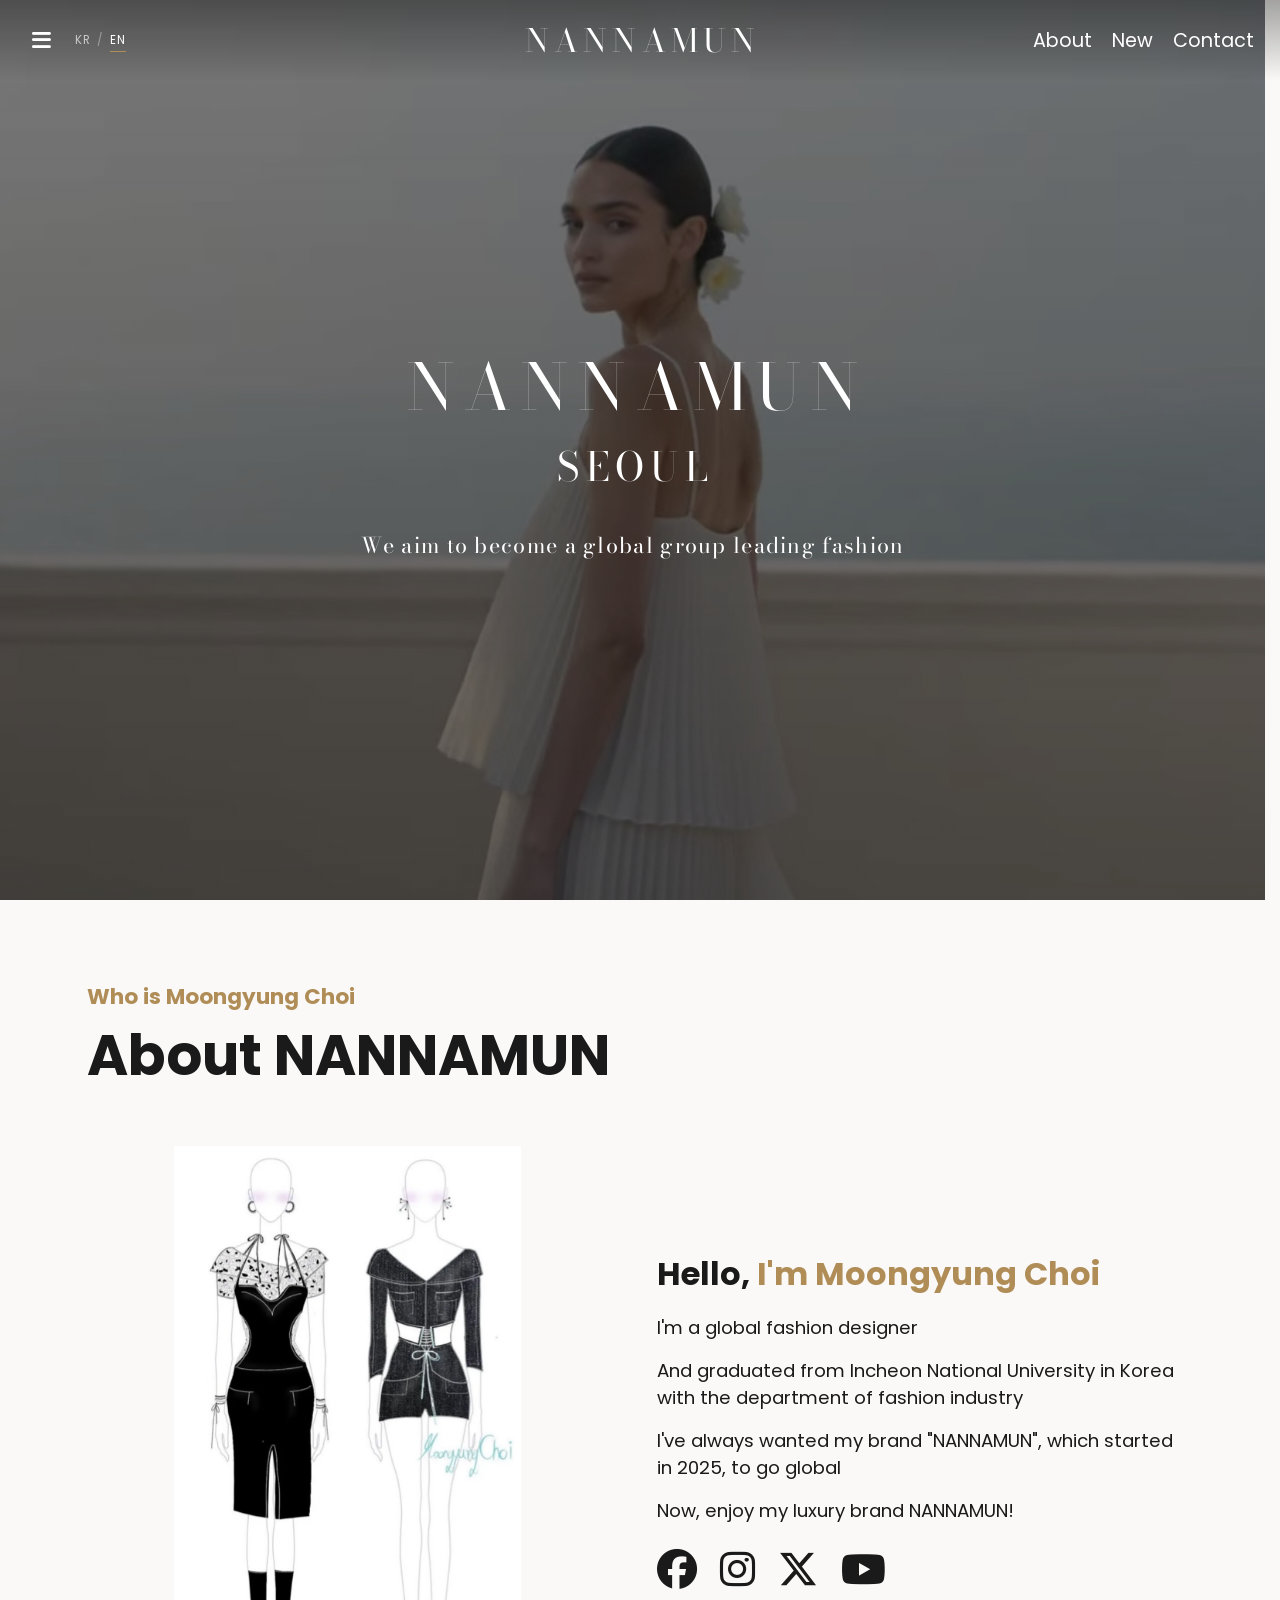
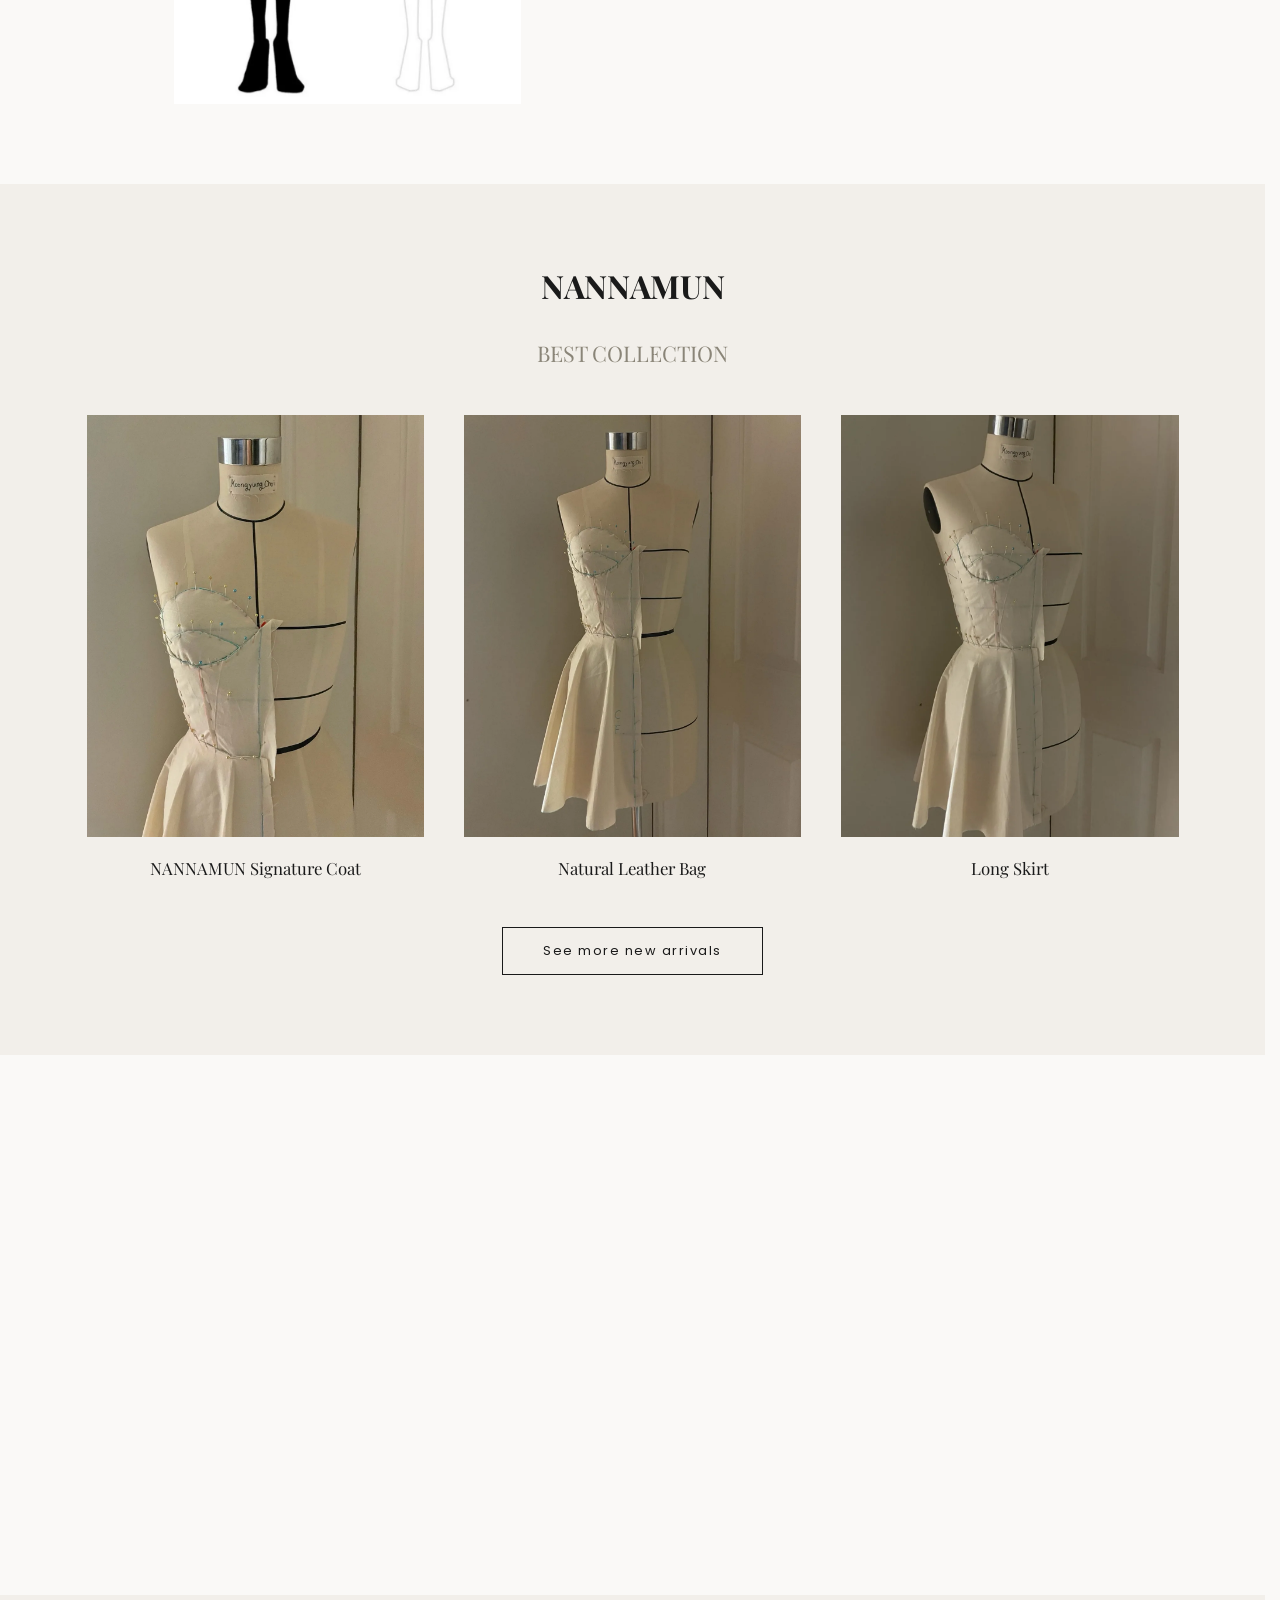
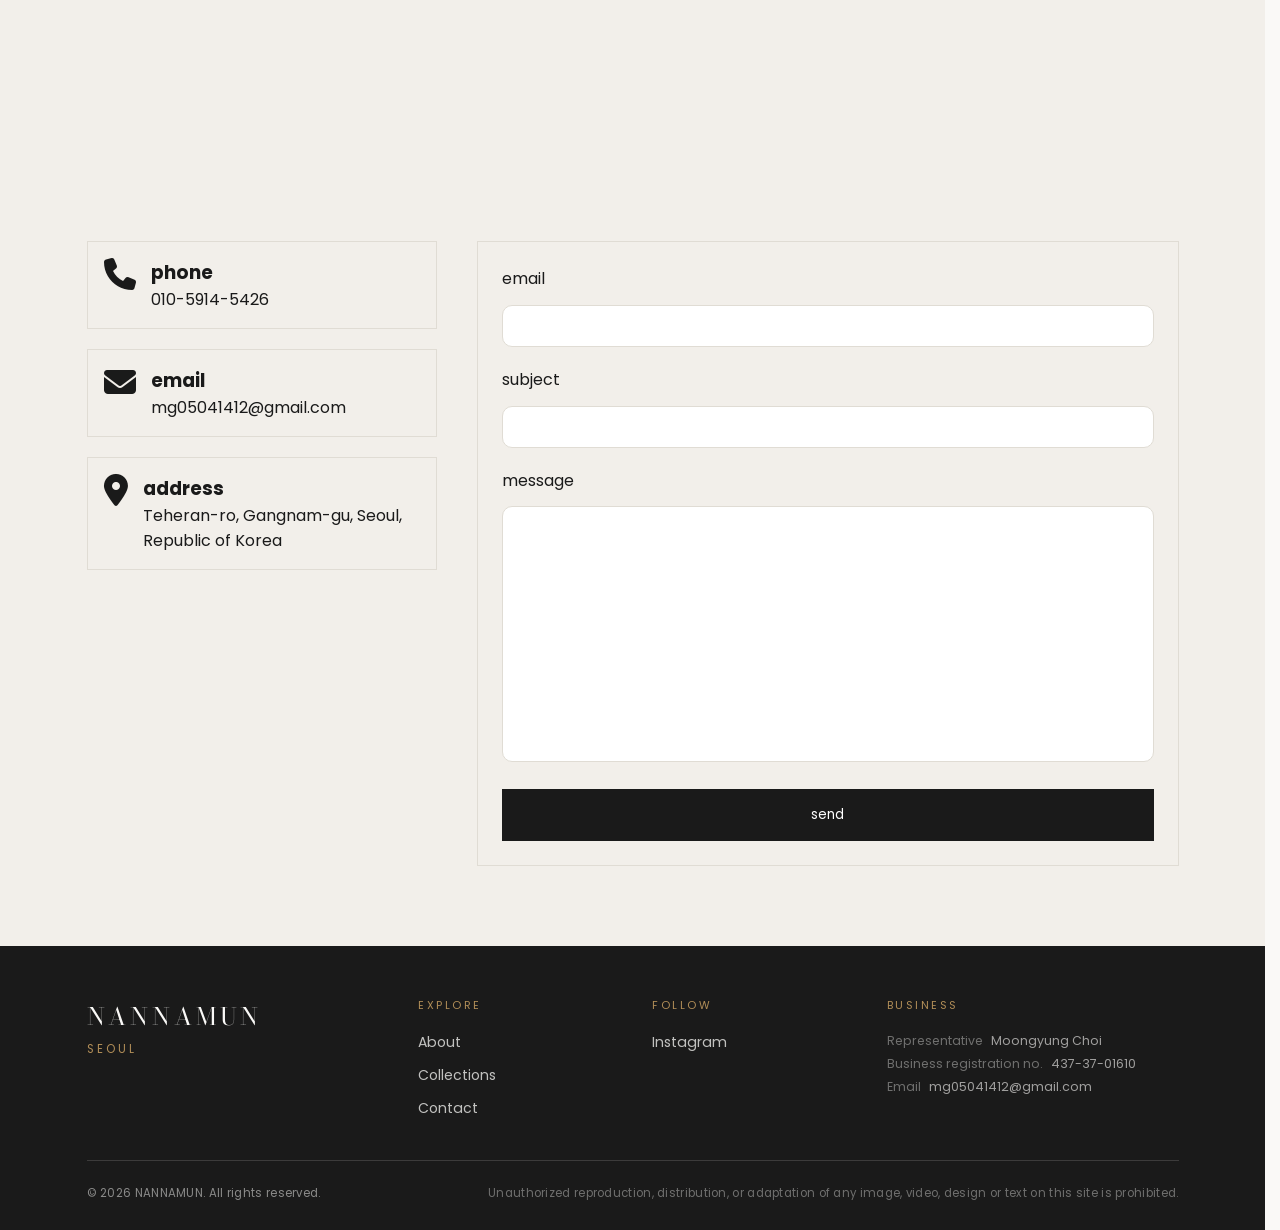
<file: index.html>
<!DOCTYPE html>
<html lang="en">
<head>
    <meta charset="UTF-8">
    <meta name="viewport" content="width=device-width, initial-scale=1.0">
    <title data-i18n="meta.title.index">NANNAMUN — Seoul</title>
    <meta name="description" data-i18n-content="meta.desc.index"
          content="A luxury fashion brand founded in 2025 by designer Moongyung Choi. Discover the NANNAMUN collection.">
    <link rel="canonical" href="https://gilyoung7.github.io/moongyungChoi-web/">
    <meta name="theme-color" content="#1a1a1a">

    <!--브라우저 탭·즐겨찾기 아이콘-->
    <link rel="icon" href="images/favicon-32.png" sizes="32x32">
    <link rel="icon" href="images/favicon-512.png" sizes="512x512">
    <link rel="apple-touch-icon" href="images/apple-touch-icon.png">

    <!--카톡·인스타·슬랙 등에 링크를 보낼 때 뜨는 미리보기 카드.
        og:image는 반드시 전체 주소여야 합니다.-->
    <meta property="og:type" content="website">
    <meta property="og:site_name" content="NANNAMUN">
    <meta property="og:title" content="NANNAMUN — Seoul">
    <meta property="og:description" content="A luxury fashion brand founded in 2025 by designer Moongyung Choi.">
    <meta property="og:url" content="https://gilyoung7.github.io/moongyungChoi-web/">
    <meta property="og:image" content="https://gilyoung7.github.io/moongyungChoi-web/images/og-nannamun.jpg">
    <meta property="og:image:width" content="1200">
    <meta property="og:image:height" content="630">
    <meta name="twitter:card" content="summary_large_image">

    <link rel="stylesheet" href="https://cdnjs.cloudflare.com/ajax/libs/font-awesome/6.7.2/css/all.min.css" integrity="sha512-Evv84Mr4kqVGRNSgIGL/F/aIDqQb7xQ2vcrdIwxfjThSH8CSR7PBEakCr51Ck+w+/U6swU2Im1vVX0SVk9ABhg==" crossorigin="anonymous" referrerpolicy="no-referrer" />
    <link rel="stylesheet" href="style.css">

    <!--언어 전환(KR/EN). 다른 스크립트보다 먼저 실행돼야 하므로 head에 둡니다.-->
    <script src="lang.js"></script>
</head>
<body>
    <!--header-->
    <header>
        <div class="container">
            <div class="header-left">
                <button class="menu-toggle" type="button" aria-label="Open menu" data-i18n-aria-label="aria.menuOpen" aria-expanded="false" aria-controls="drawer">
                    <i class="fa-solid fa-bars"></i>
                </button>
                <!--드로어 안쪽 KR/EN과 같은 버튼입니다.
                    lang.js가 data-lang이 붙은 버튼을 모두 찾아 함께 상태를 맞춥니다.-->
                <div class="header-lang">
                    <button type="button" data-lang="ko">KR</button>
                    <span>/</span>
                    <button type="button" data-lang="en">EN</button>
                </div>
            </div>
            <h1>
                <button data-animation-scroll="true" data-target="#main" aria-label="Back to top" data-i18n-aria-label="aria.top">NANNAMUN</button>
            </h1>
            <nav>
                <ul>
                    <li><button data-animation-scroll="true" data-target="#about" data-i18n="nav.about">About</button></li>
                    <li><button data-animation-scroll="true" data-target="#new" data-i18n="nav.new">New</button></li>
                    <li><button data-animation-scroll="true" data-target="#contact" data-i18n="nav.contact">Contact</button></li>
                </ul>
            </nav>
        </div>
    </header>
    <!--side drawer-->
    <div class="drawer-backdrop"></div>
    <aside class="drawer" id="drawer" aria-label="Full menu" data-i18n-aria-label="aria.drawer" inert>
        <div class="drawer-inner">
            <div class="drawer-top">
                <p class="drawer-brand">NANNAMUN</p>
                <button class="drawer-close" type="button" aria-label="Close menu" data-i18n-aria-label="aria.menuClose">
                    <i class="fa-solid fa-xmark"></i>
                </button>
            </div>

            <nav class="drawer-nav">
                <h2 class="drawer-heading" data-i18n="drawer.collections">Collections</h2>
                <!--하위 항목은 마우스를 올리면(터치 기기는 눌러서) 펼쳐집니다.
                    실제 페이지가 생기면 href를 채우고 data-placeholder를 지우세요.-->
                <ul>
                    <li class="has-submenu">
                        <button type="button" class="submenu-trigger" aria-expanded="false">
                            <span data-i18n="cat.women">Women</span> <i class="fa-solid fa-angle-down"></i>
                        </button>
                        <ul class="submenu">
                            <li><a href="category.html?c=women" data-i18n="sub.all">View All</a></li>
                            <li><a href="category.html?c=women&amp;sub=coats" data-i18n="sub.coats">Coats</a></li>
                            <li><a href="category.html?c=women&amp;sub=jackets" data-i18n="sub.jackets">Jackets</a></li>
                            <li><a href="category.html?c=women&amp;sub=dresses" data-i18n="sub.dresses">Dresses</a></li>
                            <li><a href="category.html?c=women&amp;sub=knitwear" data-i18n="sub.knitwear">Knitwear</a></li>
                            <li><a href="category.html?c=women&amp;sub=tops-blouses" data-i18n="sub.tops-blouses">Tops &amp; Blouses</a></li>
                            <li><a href="category.html?c=women&amp;sub=trousers" data-i18n="sub.trousers">Trousers</a></li>
                            <li><a href="category.html?c=women&amp;sub=skirts" data-i18n="sub.skirts">Skirts</a></li>
                        </ul>
                    </li>
                    <li class="has-submenu">
                        <button type="button" class="submenu-trigger" aria-expanded="false">
                            <span data-i18n="cat.men">Men</span> <i class="fa-solid fa-angle-down"></i>
                        </button>
                        <ul class="submenu">
                            <li><a href="category.html?c=men" data-i18n="sub.all">View All</a></li>
                            <li><a href="category.html?c=men&amp;sub=coats" data-i18n="sub.coats">Coats</a></li>
                            <li><a href="category.html?c=men&amp;sub=jackets" data-i18n="sub.jackets">Jackets</a></li>
                            <li><a href="category.html?c=men&amp;sub=suits" data-i18n="sub.suits">Suits</a></li>
                            <li><a href="category.html?c=men&amp;sub=knitwear" data-i18n="sub.knitwear">Knitwear</a></li>
                            <li><a href="category.html?c=men&amp;sub=shirts" data-i18n="sub.shirts">Shirts</a></li>
                            <li><a href="category.html?c=men&amp;sub=trousers" data-i18n="sub.trousers">Trousers</a></li>
                        </ul>
                    </li>
                    <li class="has-submenu">
                        <button type="button" class="submenu-trigger" aria-expanded="false">
                            <span data-i18n="cat.bags">Bags</span> <i class="fa-solid fa-angle-down"></i>
                        </button>
                        <ul class="submenu">
                            <li><a href="category.html?c=bags" data-i18n="sub.all">View All</a></li>
                            <li><a href="category.html?c=bags&amp;sub=tote-bags" data-i18n="sub.tote-bags">Tote Bags</a></li>
                            <li><a href="category.html?c=bags&amp;sub=shoulder-bags" data-i18n="sub.shoulder-bags">Shoulder Bags</a></li>
                            <li><a href="category.html?c=bags&amp;sub=cross-body" data-i18n="sub.cross-body">Cross Body</a></li>
                            <li><a href="category.html?c=bags&amp;sub=clutches" data-i18n="sub.clutches">Clutches</a></li>
                            <li><a href="category.html?c=bags&amp;sub=small-leather-goods" data-i18n="sub.small-leather-goods">Small Leather Goods</a></li>
                        </ul>
                    </li>
                    <li class="has-submenu">
                        <button type="button" class="submenu-trigger" aria-expanded="false">
                            <span data-i18n="cat.shoes">Shoes</span> <i class="fa-solid fa-angle-down"></i>
                        </button>
                        <ul class="submenu">
                            <li><a href="category.html?c=shoes" data-i18n="sub.all">View All</a></li>
                            <li><a href="category.html?c=shoes&amp;sub=heels" data-i18n="sub.heels">Heels</a></li>
                            <li><a href="category.html?c=shoes&amp;sub=flats" data-i18n="sub.flats">Flats</a></li>
                            <li><a href="category.html?c=shoes&amp;sub=boots" data-i18n="sub.boots">Boots</a></li>
                            <li><a href="category.html?c=shoes&amp;sub=sneakers" data-i18n="sub.sneakers">Sneakers</a></li>
                        </ul>
                    </li>
                    <li class="has-submenu">
                        <button type="button" class="submenu-trigger" aria-expanded="false">
                            <span data-i18n="cat.accessories">Accessories</span> <i class="fa-solid fa-angle-down"></i>
                        </button>
                        <ul class="submenu">
                            <li><a href="category.html?c=accessories" data-i18n="sub.all">View All</a></li>
                            <li><a href="category.html?c=accessories&amp;sub=scarves" data-i18n="sub.scarves">Scarves</a></li>
                            <li><a href="category.html?c=accessories&amp;sub=belts" data-i18n="sub.belts">Belts</a></li>
                            <li><a href="category.html?c=accessories&amp;sub=jewellery" data-i18n="sub.jewellery">Jewellery</a></li>
                            <li><a href="category.html?c=accessories&amp;sub=eyewear" data-i18n="sub.eyewear">Eyewear</a></li>
                            <li><a href="category.html?c=accessories&amp;sub=hats" data-i18n="sub.hats">Hats</a></li>
                            <li><a href="category.html?c=accessories&amp;sub=gloves" data-i18n="sub.gloves">Gloves</a></li>
                        </ul>
                    </li>
                    <li class="has-submenu">
                        <button type="button" class="submenu-trigger" aria-expanded="false">
                            <span data-i18n="cat.beauty">Beauty</span> <i class="fa-solid fa-angle-down"></i>
                        </button>
                        <ul class="submenu">
                            <li><a href="category.html?c=beauty" data-i18n="sub.all">View All</a></li>
                            <li><a href="category.html?c=beauty&amp;sub=fragrance" data-i18n="sub.fragrance">Fragrance</a></li>
                            <li><a href="category.html?c=beauty&amp;sub=makeup" data-i18n="sub.makeup">Makeup</a></li>
                            <li><a href="category.html?c=beauty&amp;sub=skincare" data-i18n="sub.skincare">Skincare</a></li>
                            <li><a href="category.html?c=beauty&amp;sub=body-bath" data-i18n="sub.body-bath">Body &amp; Bath</a></li>
                            <li><a href="category.html?c=beauty&amp;sub=gift-sets" data-i18n="sub.gift-sets">Gift Sets</a></li>
                        </ul>
                    </li>
                </ul>

                <h2 class="drawer-heading" data-i18n="drawer.discover">Discover</h2>
                <ul>
                    <li><button data-animation-scroll="true" data-target="#about" data-i18n="nav.about">About</button></li>
                    <li><button data-animation-scroll="true" data-target="#new" data-i18n="drawer.newArrivals">New Arrivals</button></li>
                    <li><a href="#" data-placeholder data-i18n="drawer.lookbook">Lookbook</a></li>
                    <li><a href="#" data-placeholder data-i18n="drawer.journal">Journal</a></li>
                    <li class="has-submenu">
                        <button type="button" class="submenu-trigger" aria-expanded="false">
                            <span data-i18n="drawer.boutiques">Boutiques</span> <i class="fa-solid fa-angle-down"></i>
                        </button>
                        <!--매장 목록은 예시입니다. 실제 매장에 맞게 고쳐 쓰세요.-->
                        <ul class="submenu">
                            <li><a href="#" data-placeholder data-i18n="boutique.cheongdam">Seoul · Cheongdam</a></li>
                            <li><a href="#" data-placeholder data-i18n="boutique.apgujeong">Seoul · Apgujeong</a></li>
                            <li><a href="#" data-placeholder data-i18n="boutique.itaewon">Seoul · Itaewon</a></li>
                            <li><a href="#" data-placeholder data-i18n="boutique.hannam">Seoul · Hannam</a></li>
                            <li><a href="#" data-placeholder data-i18n="boutique.seongsu">Seoul · Seongsu</a></li>
                            <li><a href="#" data-placeholder data-i18n="boutique.songdo">Incheon · Songdo</a></li>
                            <li><a href="#" data-placeholder data-i18n="boutique.haeundae">Busan · Haeundae</a></li>
                            <li><a href="#" data-placeholder data-i18n="boutique.suseong">Daegu · Suseong</a></li>
                            <li><a href="#" data-placeholder data-i18n="boutique.jungmun">Jeju · Jungmun</a></li>
                        </ul>
                    </li>
                    <li><button data-animation-scroll="true" data-target="#contact" data-i18n="nav.contact">Contact</button></li>
                </ul>
            </nav>

            <div class="drawer-footer">
                <!--버튼을 누르면 lang.js가 사이트 전체 글자를 바꿔 넣습니다.-->
                <div class="drawer-lang">
                    <button type="button" data-lang="ko">KR</button>
                    <span>/</span>
                    <button type="button" data-lang="en">EN</button>
                </div>
                <div class="drawer-social">
                    <a href="" aria-label="Facebook"><i class="fa-brands fa-facebook"></i></a>
                    <a href="https://www.instagram.com/moongyungchoi_fashion/" target="_blank" rel="noopener noreferrer" aria-label="Instagram"><i class="fa-brands fa-instagram"></i></a>
                    <a href="" aria-label="X"><i class="fa-brands fa-x-twitter"></i></a>
                    <a href="" aria-label="YouTube"><i class="fa-brands fa-youtube"></i></a>
                </div>
                <p class="drawer-contact">mg05041412@gmail.com</p>
            </div>
        </div>
    </aside>
    <!--main-->
    <main id="main" class="hero">
        <!--배경 영상. videos/main.mp4 파일을 넣으면 재생됩니다.
            파일이 없거나 로딩 전이면 poster의 이미지가 대신 보입니다.
            autoplay는 muted와 playsinline이 함께 있어야 브라우저가 허용합니다.-->
        <video class="hero-video" autoplay muted loop playsinline poster="images/hero-poster.jpg">
            <source src="videos/main.webm" type="video/webm">
            <source src="videos/main.mp4" type="video/mp4">
        </video>
        <div class="container">
            <h2>NANNAMUN</h2>
            <h3>Seoul</h3>
            <!--이 문구는 브랜드 슬로건이라 한국어로 볼 때도 영어 그대로 둡니다.
                (그래서 data-i18n을 달지 않습니다)-->
            <p>We aim to become a global group leading fashion</p>
        </div>
    </main>
    <!--about-->
    <section id="about">
        <div class="container">
            <div class="title">
                <h4 data-i18n="about.eyebrow">Who is Moongyung Choi</h4>
                <h2 data-i18n="about.title">About NANNAMUN</h2>
            </div>
            <div class="about-self">
                <div class="left">
                    <!--WebP를 지원하면 가벼운 쪽을, 아니면 원본을 받는다-->
                    <picture>
                        <source srcset="images/about.webp" type="image/webp">
                        <img src="images/about.png" alt="Signature look by designer Moongyung Choi" data-i18n-alt="about.imgAlt" loading="lazy" width="898" height="1442">
                    </picture>
                </div>
                <div class="right">
                    <h3><span data-i18n="about.greeting">Hello,</span> <span class="accent" data-i18n="about.name">I'm Moongyung Choi</span></h3>
                    <p data-i18n="about.p1">I'm a global fashion designer</p>
                    <p data-i18n="about.p2">And graduated from Incheon National University in Korea with the department of fashion industry</p>
                    <p data-i18n="about.p3">I've always wanted my brand "NANNAMUN", which started in 2025, to go global</p>
                    <p data-i18n="about.p4">Now, enjoy my luxury brand NANNAMUN!</p>
                    <div class="social">
                        <a href="">
                            <i class="fa-brands fa-facebook"></i>
                        </a>
                        <a href="https://www.instagram.com/moongyungchoi_fashion/" target="_blank" rel="noopener noreferrer" aria-label="Instagram">
                            <i class="fa-brands fa-instagram"></i>
                        </a>
                        <a href="">
                            <i class="fa-brands fa-x-twitter"></i>
                        </a>
                        <a href="">
                            <i class="fa-brands fa-youtube"></i>
                        </a>
                    </div>
                </div>
            </div>
        </div>
    </section>
    <!--new-->
    <section id="new">
        <div class="container">
            <div class="title">
                <h4>NANNAMUN</h4>
                <h3 data-i18n="new.title">BEST COLLECTION</h3>
            </div>
            <div class="newproduct">
                <div class="left">
                    <picture>
                        <source srcset="images/new1.webp" type="image/webp">
                        <img src="images/new1.JPG" alt="NANNAMUN Signature Coat" data-i18n-alt="new.item1" loading="lazy" width="1152" height="1440">
                    </picture>
                    <p data-i18n="new.item1">NANNAMUN Signature Coat</p>
                </div>
                <div class="center">
                    <picture>
                        <source srcset="images/new2.webp" type="image/webp">
                        <img src="images/new2.JPG" alt="Natural Leather Bag" data-i18n-alt="new.item2" loading="lazy" width="1152" height="1440">
                    </picture>
                    <p id="cen" data-i18n="new.item2">Natural Leather Bag</p>
                </div>
                <div class="right">
                    <picture>
                        <source srcset="images/new3.webp" type="image/webp">
                        <img src="images/new3.JPG" alt="Long Skirt" data-i18n-alt="new.item3" loading="lazy" width="1080" height="1440">
                    </picture>
                    <p data-i18n="new.item3">Long Skirt</p>
                </div>
            </div>
            <div class="bottom">
                <button type="button" data-i18n="new.more">See more new arrivals</button>
            </div>
        </div>
    </section>
    <!--background-->
    <div class="bg"></div>
    <!--contactwithme-->
    <section id="contact">
        <div class="container">
            <div class="title">
                <h4 data-i18n="contact.eyebrow">CONTACT</h4>
                <h2 data-i18n="contact.title">Contact With Me</h2>
            </div>
            <div class="contact-me">
                <div class="left">
                    <div class="card">
                        <div class="icon">
                            <i class="fa-solid fa-phone"></i>    
                        </div>
                        <div class="info-text">
                            <h3 data-i18n="contact.phone">phone</h3>
                            <p>010-5914-5426</p>
                        </div>
                    </div>
                    <div class="card">
                        <div class="icon">
                            <i class="fa-solid fa-envelope"></i>  
                        </div>
                        <div class="info-text">
                            <h3 data-i18n="contact.email">email</h3>
                            <p><a href="mailto:mg05041412@gmail.com">mg05041412@gmail.com</a></p>
                        </div>
                    </div>
                    <div class="card">
                        <div class="icon">
                            <i class="fa-solid fa-location-dot"></i>    
                        </div>
                        <div class="info-text">
                            <h3 data-i18n="contact.address">address</h3>
                            <p data-i18n="contact.addressValue">Teheran-ro, Gangnam-gu, Seoul, Republic of Korea</p>
                        </div>
                    </div>
                </div>
                <div class="right">
                    <!--Web3Forms(web3forms.com)로 보냅니다.

                        받는 주소는 아래 access_key에 묶여 있습니다. 여기 적혀 있지 않으니,
                        받을 메일 주소를 바꾸려면 web3forms.com에서 새 키를 받아
                        이 값만 교체하세요.

                        이 키는 화면에 드러나도 되는 값입니다. 전송 전용이라
                        남이 가져가도 메일함을 볼 수는 없습니다.

                        메일 제목은 "NANNAMUN 문의 — (방문자가 적은 제목)" 형태로 갑니다.
                        앞의 고정 문구는 contact.js에서 바꿉니다.-->
                    <form action="https://api.web3forms.com/submit" method="post" id="contact-form">
                        <input type="hidden" name="access_key" value="05ec2dec-032e-486a-9e2d-4435065adf70">
                        <input type="hidden" name="from_name" value="NANNAMUN">

                        <!--이름은 받지 않습니다. 답장에는 이메일만 있으면 되고,
                            모으는 개인정보는 적을수록 좋습니다.-->
                        <div class="form-group">
                            <label for="email" data-i18n="form.email">email</label>
                            <input type="email" id="email" name="email" autocomplete="email" required>
                        </div>
                        <!--여기 적은 글이 메일 제목이 됩니다.
                            앞에 "NANNAMUN 문의 —"는 contact.js가 붙입니다.-->
                        <div class="form-group">
                            <label for="subject" data-i18n="form.subject">subject</label>
                            <input type="text" id="subject" name="subject" maxlength="60" required>
                        </div>
                        <div class="form-group">
                            <label for="msg" data-i18n="form.message">message</label>
                            <textarea id="msg" name="message" required></textarea>
                        </div>

                        <!--사람 눈에는 보이지 않는 칸입니다. 스팸봇은 폼의 모든 칸을 채우기
                            때문에, 여기가 채워져 있으면 사람이 아니라고 판단해 걸러냅니다.-->
                        <input type="checkbox" name="botcheck" class="form-botcheck" tabindex="-1" autocomplete="off">

                        <button type="submit" data-i18n="form.send">send</button>
                        <!--전송 결과를 이 자리에 보여줍니다. role/aria-live는 화면 낭독기가
                            글자가 바뀐 것을 읽어주도록 하는 표시입니다.-->
                        <p class="form-status" id="form-status" role="status" aria-live="polite" hidden></p>
                    </form>
                </div>
            </div>
        </div>
    </section>
    <!--footer-->
    <footer class="site-footer">
        <div class="container">
            <div class="footer-main">
                <div class="footer-brand">
                    <p class="footer-wordmark">NANNAMUN</p>
                    <p class="footer-place">Seoul</p>
                </div>
                <nav class="footer-col">
                    <h3 data-i18n="footer.explore">Explore</h3>
                    <ul>
                        <li><a href="index.html#about" data-i18n="footer.about">About</a></li>
                        <li><a href="category.html?c=women" data-i18n="footer.collections">Collections</a></li>
                        <li><a href="index.html#contact" data-i18n="footer.contact">Contact</a></li>
                    </ul>
                </nav>
                <div class="footer-col">
                    <h3 data-i18n="footer.follow">Follow</h3>
                    <ul>
                        <li><a href="https://www.instagram.com/moongyungchoi_fashion/" target="_blank" rel="noopener noreferrer">Instagram</a></li>
                    </ul>
                </div>
                <div class="footer-biz">
                    <h3 data-i18n="footer.business">Business</h3>
                    <p><span data-i18n="footer.ceo">Representative</span> <span data-i18n="footer.ceoName">Moongyung Choi</span></p>
                    <p><span data-i18n="footer.bizNo">Business registration no.</span> <span>437-37-01610</span></p>
                    <p><span data-i18n="footer.email">Email</span> <span>mg05041412@gmail.com</span></p>
                    <!--판매를 시작하면 아래 항목도 채워 넣으세요.
                        통신판매업 신고번호는 관할 구청에 신고하면 발급됩니다.

                    <p><span>상호</span> 000</p>
                    <p><span>통신판매업 신고번호</span> 000</p>
                    <p><span>사업장 주소</span> 000</p>
                    <p><span>전화</span> 000</p>
                    -->
                </div>
            </div>

            <div class="footer-bottom">
                <p class="footer-copy">&copy; 2026 NANNAMUN. All rights reserved.</p>
                <p class="footer-notice" data-i18n="footer.notice">
                    Unauthorized reproduction, distribution, or adaptation of any image, video, design or text on this site is prohibited.
                </p>

                <!--정책 페이지를 만들면 주석을 풀고 href를 채우세요.
                    문의 폼으로 이름, 이메일을 실제로 수집하기 시작하면
                    개인정보처리방침 공개가 필요합니다.

                <ul class="footer-policy">
                    <li><a href="privacy.html">개인정보처리방침</a></li>
                    <li><a href="terms.html">이용약관</a></li>
                </ul>
                -->
            </div>
        </div>
    </footer>
    <!--menu.js를 scroll.js보다 먼저 불러와야 합니다.
        드로어 메뉴를 클릭하면 menu.js가 먼저 실행돼 스크롤 잠금을 풀고,
        그 다음 scroll.js가 해당 위치로 이동합니다. 순서가 바뀌면 스크롤이 막힙니다.-->
    <script src="menu.js"></script>
    <script src="scroll.js"></script>
    <script src="reveal.js"></script>
    <script src="contact.js"></script>
</body>
</html>
</file>
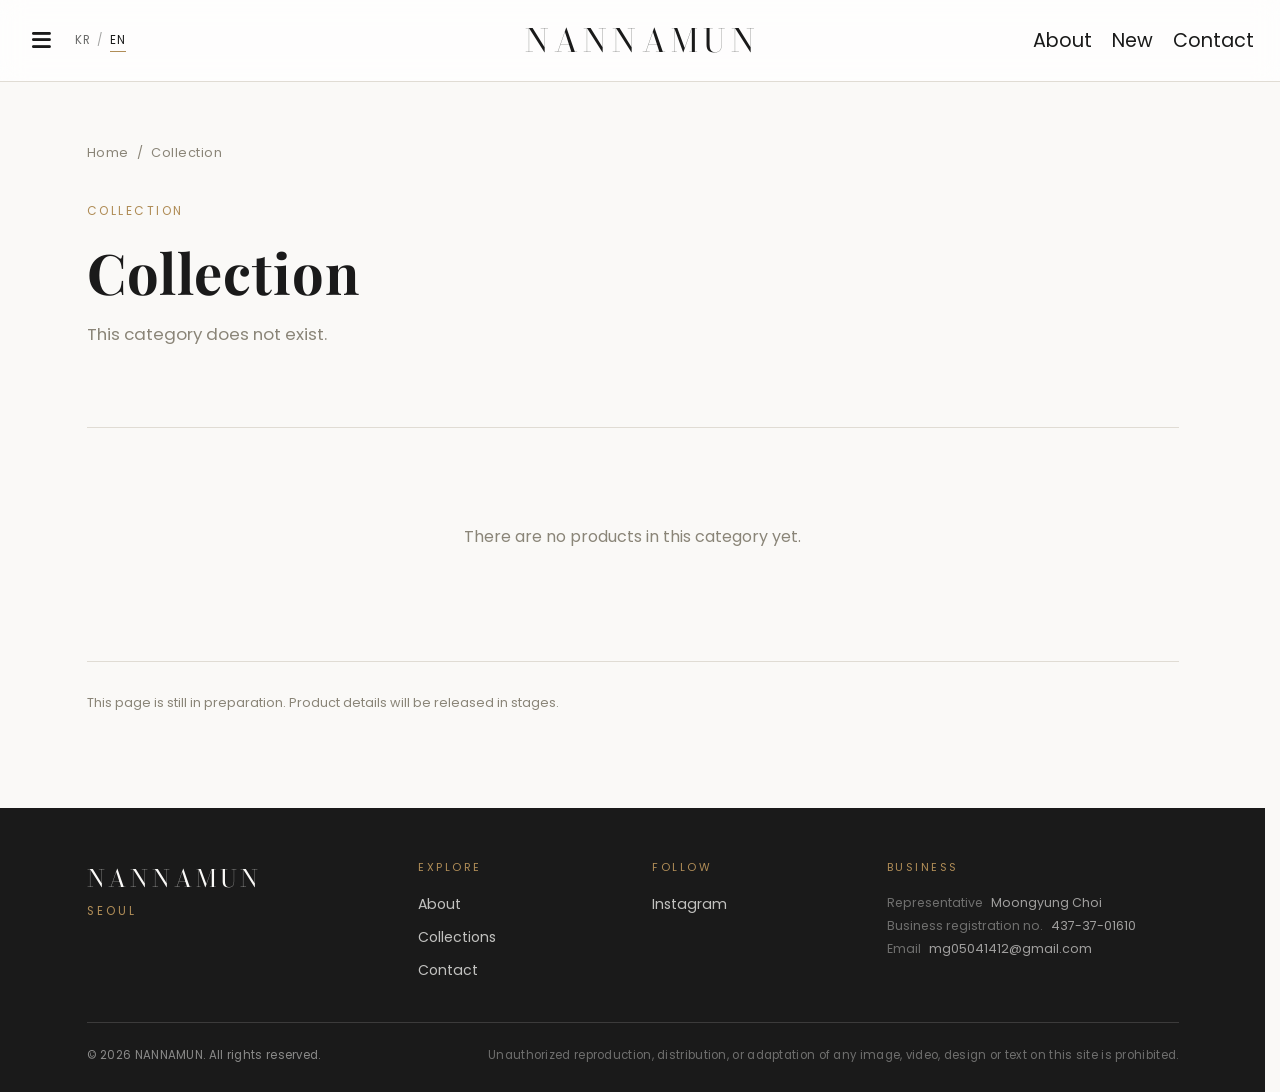
<file: category.html>
<!DOCTYPE html>
<html lang="en">
<head>
    <meta charset="UTF-8">
    <meta name="viewport" content="width=device-width, initial-scale=1.0">
    <!--제목과 h2는 catalog.js가 카테고리에 맞춰 다시 채웁니다.-->
    <title>Collection — NANNAMUN</title>
    <meta name="description" data-i18n-content="meta.desc.category"
          content="The NANNAMUN collection. Women, Men, Bags, Shoes, Accessories and Beauty.">
    <meta name="theme-color" content="#1a1a1a">

    <link rel="icon" href="images/favicon-32.png" sizes="32x32">
    <link rel="icon" href="images/favicon-512.png" sizes="512x512">
    <link rel="apple-touch-icon" href="images/apple-touch-icon.png">

    <meta property="og:type" content="website">
    <meta property="og:site_name" content="NANNAMUN">
    <meta property="og:title" content="Collection — NANNAMUN">
    <meta property="og:description" content="The NANNAMUN collection.">
    <meta property="og:image" content="https://gilyoung7.github.io/moongyungChoi-web/images/og-nannamun.jpg">
    <meta property="og:image:width" content="1200">
    <meta property="og:image:height" content="630">
    <meta name="twitter:card" content="summary_large_image">
    <link rel="stylesheet" href="https://cdnjs.cloudflare.com/ajax/libs/font-awesome/6.7.2/css/all.min.css" integrity="sha512-Evv84Mr4kqVGRNSgIGL/F/aIDqQb7xQ2vcrdIwxfjThSH8CSR7PBEakCr51Ck+w+/U6swU2Im1vVX0SVk9ABhg==" crossorigin="anonymous" referrerpolicy="no-referrer" />
    <link rel="stylesheet" href="style.css">

    <!--언어 전환(KR/EN). 다른 스크립트보다 먼저 실행돼야 하므로 head에 둡니다.-->
    <script src="lang.js"></script>
</head>
<body>
    <!--header-->
    <header>
        <div class="container">
            <div class="header-left">
                <button class="menu-toggle" type="button" aria-label="Open menu" data-i18n-aria-label="aria.menuOpen" aria-expanded="false" aria-controls="drawer">
                    <i class="fa-solid fa-bars"></i>
                </button>
                <!--드로어 안쪽 KR/EN과 같은 버튼입니다.
                    lang.js가 data-lang이 붙은 버튼을 모두 찾아 함께 상태를 맞춥니다.-->
                <div class="header-lang">
                    <button type="button" data-lang="ko">KR</button>
                    <span>/</span>
                    <button type="button" data-lang="en">EN</button>
                </div>
            </div>
            <h1>
                <a href="index.html" aria-label="Go to home" data-i18n-aria-label="aria.home">NANNAMUN</a>
            </h1>
            <nav>
                <ul>
                    <li><a href="index.html#about" data-i18n="nav.about">About</a></li>
                    <li><a href="index.html#new" data-i18n="nav.new">New</a></li>
                    <li><a href="index.html#contact" data-i18n="nav.contact">Contact</a></li>
                </ul>
            </nav>
        </div>
    </header>
    <!--side drawer-->
    <div class="drawer-backdrop"></div>
    <aside class="drawer" id="drawer" aria-label="Full menu" data-i18n-aria-label="aria.drawer" inert>
        <div class="drawer-inner">
            <div class="drawer-top">
                <p class="drawer-brand">NANNAMUN</p>
                <button class="drawer-close" type="button" aria-label="Close menu" data-i18n-aria-label="aria.menuClose">
                    <i class="fa-solid fa-xmark"></i>
                </button>
            </div>

            <nav class="drawer-nav">
                <h2 class="drawer-heading">Collections</h2>
                <!--하위 항목은 마우스를 올리면(터치 기기는 눌러서) 펼쳐집니다.
                    실제 페이지가 생기면 href를 채우고 data-placeholder를 지우세요.-->
                <ul>
                    <li class="has-submenu">
                        <button type="button" class="submenu-trigger" aria-expanded="false">
                            <span data-i18n="cat.women">Women</span> <i class="fa-solid fa-angle-down"></i>
                        </button>
                        <ul class="submenu">
                            <li><a href="category.html?c=women" data-i18n="sub.all">View All</a></li>
                            <li><a href="category.html?c=women&amp;sub=coats" data-i18n="sub.coats">Coats</a></li>
                            <li><a href="category.html?c=women&amp;sub=jackets" data-i18n="sub.jackets">Jackets</a></li>
                            <li><a href="category.html?c=women&amp;sub=dresses" data-i18n="sub.dresses">Dresses</a></li>
                            <li><a href="category.html?c=women&amp;sub=knitwear" data-i18n="sub.knitwear">Knitwear</a></li>
                            <li><a href="category.html?c=women&amp;sub=tops-blouses" data-i18n="sub.tops-blouses">Tops &amp; Blouses</a></li>
                            <li><a href="category.html?c=women&amp;sub=trousers" data-i18n="sub.trousers">Trousers</a></li>
                            <li><a href="category.html?c=women&amp;sub=skirts" data-i18n="sub.skirts">Skirts</a></li>
                        </ul>
                    </li>
                    <li class="has-submenu">
                        <button type="button" class="submenu-trigger" aria-expanded="false">
                            <span data-i18n="cat.men">Men</span> <i class="fa-solid fa-angle-down"></i>
                        </button>
                        <ul class="submenu">
                            <li><a href="category.html?c=men" data-i18n="sub.all">View All</a></li>
                            <li><a href="category.html?c=men&amp;sub=coats" data-i18n="sub.coats">Coats</a></li>
                            <li><a href="category.html?c=men&amp;sub=jackets" data-i18n="sub.jackets">Jackets</a></li>
                            <li><a href="category.html?c=men&amp;sub=suits" data-i18n="sub.suits">Suits</a></li>
                            <li><a href="category.html?c=men&amp;sub=knitwear" data-i18n="sub.knitwear">Knitwear</a></li>
                            <li><a href="category.html?c=men&amp;sub=shirts" data-i18n="sub.shirts">Shirts</a></li>
                            <li><a href="category.html?c=men&amp;sub=trousers" data-i18n="sub.trousers">Trousers</a></li>
                        </ul>
                    </li>
                    <li class="has-submenu">
                        <button type="button" class="submenu-trigger" aria-expanded="false">
                            <span data-i18n="cat.bags">Bags</span> <i class="fa-solid fa-angle-down"></i>
                        </button>
                        <ul class="submenu">
                            <li><a href="category.html?c=bags" data-i18n="sub.all">View All</a></li>
                            <li><a href="category.html?c=bags&amp;sub=tote-bags" data-i18n="sub.tote-bags">Tote Bags</a></li>
                            <li><a href="category.html?c=bags&amp;sub=shoulder-bags" data-i18n="sub.shoulder-bags">Shoulder Bags</a></li>
                            <li><a href="category.html?c=bags&amp;sub=cross-body" data-i18n="sub.cross-body">Cross Body</a></li>
                            <li><a href="category.html?c=bags&amp;sub=clutches" data-i18n="sub.clutches">Clutches</a></li>
                            <li><a href="category.html?c=bags&amp;sub=small-leather-goods" data-i18n="sub.small-leather-goods">Small Leather Goods</a></li>
                        </ul>
                    </li>
                    <li class="has-submenu">
                        <button type="button" class="submenu-trigger" aria-expanded="false">
                            <span data-i18n="cat.shoes">Shoes</span> <i class="fa-solid fa-angle-down"></i>
                        </button>
                        <ul class="submenu">
                            <li><a href="category.html?c=shoes" data-i18n="sub.all">View All</a></li>
                            <li><a href="category.html?c=shoes&amp;sub=heels" data-i18n="sub.heels">Heels</a></li>
                            <li><a href="category.html?c=shoes&amp;sub=flats" data-i18n="sub.flats">Flats</a></li>
                            <li><a href="category.html?c=shoes&amp;sub=boots" data-i18n="sub.boots">Boots</a></li>
                            <li><a href="category.html?c=shoes&amp;sub=sneakers" data-i18n="sub.sneakers">Sneakers</a></li>
                        </ul>
                    </li>
                    <li class="has-submenu">
                        <button type="button" class="submenu-trigger" aria-expanded="false">
                            <span data-i18n="cat.accessories">Accessories</span> <i class="fa-solid fa-angle-down"></i>
                        </button>
                        <ul class="submenu">
                            <li><a href="category.html?c=accessories" data-i18n="sub.all">View All</a></li>
                            <li><a href="category.html?c=accessories&amp;sub=scarves" data-i18n="sub.scarves">Scarves</a></li>
                            <li><a href="category.html?c=accessories&amp;sub=belts" data-i18n="sub.belts">Belts</a></li>
                            <li><a href="category.html?c=accessories&amp;sub=jewellery" data-i18n="sub.jewellery">Jewellery</a></li>
                            <li><a href="category.html?c=accessories&amp;sub=eyewear" data-i18n="sub.eyewear">Eyewear</a></li>
                            <li><a href="category.html?c=accessories&amp;sub=hats" data-i18n="sub.hats">Hats</a></li>
                            <li><a href="category.html?c=accessories&amp;sub=gloves" data-i18n="sub.gloves">Gloves</a></li>
                        </ul>
                    </li>
                    <li class="has-submenu">
                        <button type="button" class="submenu-trigger" aria-expanded="false">
                            <span data-i18n="cat.beauty">Beauty</span> <i class="fa-solid fa-angle-down"></i>
                        </button>
                        <ul class="submenu">
                            <li><a href="category.html?c=beauty" data-i18n="sub.all">View All</a></li>
                            <li><a href="category.html?c=beauty&amp;sub=fragrance" data-i18n="sub.fragrance">Fragrance</a></li>
                            <li><a href="category.html?c=beauty&amp;sub=makeup" data-i18n="sub.makeup">Makeup</a></li>
                            <li><a href="category.html?c=beauty&amp;sub=skincare" data-i18n="sub.skincare">Skincare</a></li>
                            <li><a href="category.html?c=beauty&amp;sub=body-bath" data-i18n="sub.body-bath">Body &amp; Bath</a></li>
                            <li><a href="category.html?c=beauty&amp;sub=gift-sets" data-i18n="sub.gift-sets">Gift Sets</a></li>
                        </ul>
                    </li>
                </ul>

                <h2 class="drawer-heading" data-i18n="drawer.discover">Discover</h2>
                <ul>
                    <li><a href="index.html#about" data-i18n="nav.about">About</a></li>
                    <li><a href="index.html#new" data-i18n="drawer.newArrivals">New Arrivals</a></li>
                    <li><a href="#" data-placeholder data-i18n="drawer.lookbook">Lookbook</a></li>
                    <li><a href="#" data-placeholder data-i18n="drawer.journal">Journal</a></li>
                    <li class="has-submenu">
                        <button type="button" class="submenu-trigger" aria-expanded="false">
                            <span data-i18n="drawer.boutiques">Boutiques</span> <i class="fa-solid fa-angle-down"></i>
                        </button>
                        <!--매장 목록은 예시입니다. 실제 매장에 맞게 고쳐 쓰세요.-->
                        <ul class="submenu">
                            <li><a href="#" data-placeholder data-i18n="boutique.cheongdam">Seoul · Cheongdam</a></li>
                            <li><a href="#" data-placeholder data-i18n="boutique.apgujeong">Seoul · Apgujeong</a></li>
                            <li><a href="#" data-placeholder data-i18n="boutique.itaewon">Seoul · Itaewon</a></li>
                            <li><a href="#" data-placeholder data-i18n="boutique.hannam">Seoul · Hannam</a></li>
                            <li><a href="#" data-placeholder data-i18n="boutique.seongsu">Seoul · Seongsu</a></li>
                            <li><a href="#" data-placeholder data-i18n="boutique.songdo">Incheon · Songdo</a></li>
                            <li><a href="#" data-placeholder data-i18n="boutique.haeundae">Busan · Haeundae</a></li>
                            <li><a href="#" data-placeholder data-i18n="boutique.suseong">Daegu · Suseong</a></li>
                            <li><a href="#" data-placeholder data-i18n="boutique.jungmun">Jeju · Jungmun</a></li>
                        </ul>
                    </li>
                    <li><a href="index.html#contact" data-i18n="nav.contact">Contact</a></li>
                </ul>
            </nav>

            <div class="drawer-footer">
                <!--버튼을 누르면 lang.js가 사이트 전체 글자를 바꿔 넣습니다.-->
                <div class="drawer-lang">
                    <button type="button" data-lang="ko">KR</button>
                    <span>/</span>
                    <button type="button" data-lang="en">EN</button>
                </div>
                <div class="drawer-social">
                    <a href="" aria-label="Facebook"><i class="fa-brands fa-facebook"></i></a>
                    <a href="https://www.instagram.com/moongyungchoi_fashion/" target="_blank" rel="noopener noreferrer" aria-label="Instagram"><i class="fa-brands fa-instagram"></i></a>
                    <a href="" aria-label="X"><i class="fa-brands fa-x-twitter"></i></a>
                    <a href="" aria-label="YouTube"><i class="fa-brands fa-youtube"></i></a>
                </div>
                <p class="drawer-contact">mg05041412@gmail.com</p>
            </div>
        </div>
    </aside>

    <main class="category-page">
        <div class="container">
            <nav class="crumb" aria-label="Breadcrumb" data-i18n-aria-label="aria.crumb">
                <a href="index.html" data-i18n="crumb.home">Home</a>
                <span>/</span>
                <span id="crumb-current"></span>
            </nav>
            <div class="category-head">
                <h4 id="category-eyebrow" data-i18n="category.eyebrow">Collection</h4>
                <h2 id="category-title"></h2>
                <p id="category-desc"></p>
            </div>
            <div class="filters" id="filters" role="group" aria-label="Subcategories" data-i18n-aria-label="aria.filters"></div>
            <div class="product-grid" id="product-grid"></div>
            <p class="grid-empty" id="grid-empty" data-i18n="grid.empty" hidden>There are no products in this category yet.</p>
            <p class="grid-note" data-i18n="grid.note">
                This page is still in preparation. Product details will be released in stages.
            </p>
        </div>
    </main>

    <!--footer-->
    <footer class="site-footer">
        <div class="container">
            <div class="footer-main">
                <div class="footer-brand">
                    <p class="footer-wordmark">NANNAMUN</p>
                    <p class="footer-place">Seoul</p>
                </div>
                <nav class="footer-col">
                    <h3 data-i18n="footer.explore">Explore</h3>
                    <ul>
                        <li><a href="index.html#about" data-i18n="footer.about">About</a></li>
                        <li><a href="category.html?c=women" data-i18n="footer.collections">Collections</a></li>
                        <li><a href="index.html#contact" data-i18n="footer.contact">Contact</a></li>
                    </ul>
                </nav>
                <div class="footer-col">
                    <h3 data-i18n="footer.follow">Follow</h3>
                    <ul>
                        <li><a href="https://www.instagram.com/moongyungchoi_fashion/" target="_blank" rel="noopener noreferrer">Instagram</a></li>
                    </ul>
                </div>
                <div class="footer-biz">
                    <h3 data-i18n="footer.business">Business</h3>
                    <p><span data-i18n="footer.ceo">Representative</span> <span data-i18n="footer.ceoName">Moongyung Choi</span></p>
                    <p><span data-i18n="footer.bizNo">Business registration no.</span> <span>437-37-01610</span></p>
                    <p><span data-i18n="footer.email">Email</span> <span>mg05041412@gmail.com</span></p>
                    <!--판매를 시작하면 아래 항목도 채워 넣으세요.
                        통신판매업 신고번호는 관할 구청에 신고하면 발급됩니다.

                    <p><span>상호</span> 000</p>
                    <p><span>통신판매업 신고번호</span> 000</p>
                    <p><span>사업장 주소</span> 000</p>
                    <p><span>전화</span> 000</p>
                    -->
                </div>
            </div>

            <div class="footer-bottom">
                <p class="footer-copy">&copy; 2026 NANNAMUN. All rights reserved.</p>
                <p class="footer-notice" data-i18n="footer.notice">
                    Unauthorized reproduction, distribution, or adaptation of any image, video, design or text on this site is prohibited.
                </p>

                <!--정책 페이지를 만들면 주석을 풀고 href를 채우세요.
                    문의 폼으로 이름, 이메일을 실제로 수집하기 시작하면
                    개인정보처리방침 공개가 필요합니다.

                <ul class="footer-policy">
                    <li><a href="privacy.html">개인정보처리방침</a></li>
                    <li><a href="terms.html">이용약관</a></li>
                </ul>
                -->
            </div>
        </div>
    </footer>
    <script src="menu.js"></script>
    <script src="scroll.js"></script>
    <!--reveal.js는 catalog.js 뒤에 와야 합니다.
        상품 카드가 만들어진 뒤에 등장 효과를 걸어야 하기 때문입니다.-->
    <script src="catalog.js"></script>
    <script src="reveal.js"></script>
</body>
</html>
</file>
<file: style.css>
/* Bodoni Moda는 브랜드 워드마크(NANNAMUN)에만 씁니다.
   로고와 같은 디도네 계열이라 획 대비가 크고 헤어라인이 얇습니다.
   본문과 제목은 계속 Playfair Display를 쓰므로 400 하나만 받아옵니다. */
@import url('https://fonts.googleapis.com/css2?family=Playfair+Display:ital,wght@0,400..900;1,400..900&family=Bodoni+Moda:wght@400&family=Poppins:wght@400;700&family=Varela&display=swap');
:root{
    --color-bg: #faf9f7;      /* 오프화이트 배경 */
    --color-bg-alt: #f2efea;  /* 섹션 교차 배경 */
    --color-text: #1a1a1a;    /* 차콜 블랙 */
    --color-muted: #8a8578;   /* 웜 그레이 */
    --color-accent: #b08d57;  /* 뮤트 골드 */
    --color-line: #e0dcd4;    /* 테두리 */
}
/* 스크롤바가 생겼다 없어질 때마다 화면 폭이 바뀌어,
   헤더 정중앙에 고정한 브랜드명이 좌우로 튀었다.
   (상품이 그려져 스크롤바가 생길 때, 드로어를 열어 스크롤을 잠글 때)
   스크롤바 자리를 항상 비워두면 폭이 변하지 않는다. */
html{
    scrollbar-gutter: stable;
}
/* 한국어로 볼 때 HTML에 적힌 영어 원문이 잠깐 스쳐 지나가는 걸 막는다.
   lang.js가 번역을 끝내면 이 클래스를 떼어낸다.
   클래스 자체를 lang.js가 붙이므로, 자바스크립트가 꺼져 있으면 적용되지 않는다. */
html.i18n-pending body{
    visibility: hidden;
}
*{
    margin: 0;
    padding: 0;
    box-sizing: border-box;
}
body{
    background-color: var(--color-bg);
    color: var(--color-text);
    font-family: "Poppins", sans-serif;
}
/* button·input·textarea는 브라우저가 글꼴을 강제로 지정해서 상속하지 않는다.
   그대로 두면 같은 글자라도 태그에 따라 다른 서체로 보인다. */
button,
input,
textarea,
select{
    font-family: inherit;
}
a, a:link, a:visited{
    color: inherit;
    text-decoration: none;
}
li{
    list-style: none;
}
.container{
    width: 100%;
    max-width: 1140px;
    margin: 0 auto;
    padding: 0 1.5rem; /* 화면이 좁아져도 좌우가 붙지 않도록 */
}
/* 이전에는 section:nth-child(2n)을 썼는데, body의 자식 순서에 의존해서
   헤더나 드로어를 추가하면 결과가 바뀌었다. 명시적으로 지정한다. */
#new,
#contact{
    background-color: var(--color-bg-alt);
}
/* header */
/* 헤더는 히어로 영상 위에서 투명하게 떠 있다가,
   스크롤하면 흰 배경으로 바뀐다 (is-scrolled는 scroll.js가 붙인다). */
header{
    position: fixed;
    top: 0;
    color: #fff;
    width: 100%;
    z-index: 1000;
    background-color: transparent;
    transition: background-color 0.35s ease, color 0.35s ease, box-shadow 0.35s ease,
                backdrop-filter 0.35s ease;
}
/* 투명할 때 영상의 밝은 부분에서도 글씨가 읽히도록 위쪽에 옅은 그늘을 깐다 */
header::before{
    content: '';
    position: absolute;
    inset: 0;
    z-index: -1;
    pointer-events: none;
    background: linear-gradient(rgba(0, 0, 0, 0.35), rgba(0, 0, 0, 0));
    transition: opacity 0.35s ease;
}
header.is-scrolled{
    color: var(--color-text);
    /* 완전히 흰 판이 아니라 뒤가 은은히 비치는 반투명 + 블러 */
    background-color: rgba(255, 255, 255, 0.7);
    backdrop-filter: blur(12px);
    -webkit-backdrop-filter: blur(12px);
    box-shadow: 0 1px 0 var(--color-line);
}
header.is-scrolled::before{
    opacity: 0;
}
/* 블러를 지원하지 않는 브라우저에서는 비치는 정도를 줄여 가독성을 지킨다 */
@supports not (backdrop-filter: blur(1px)){
    header.is-scrolled{
        background-color: rgba(255, 255, 255, 0.95);
    }
}
header .container{
    display: flex;
    width: 100%;
    max-width: none; /* 헤더만 화면 전체 폭 사용 */
    padding: 0;
    align-items: center;
    justify-content: space-between;
}
header button{
    background-color: transparent;
    border: 0;
    cursor: pointer;
    /* button은 브라우저 기본 글자색(검정)을 쓰므로 상속을 명시해야
       헤더가 투명일 때 흰색, 스크롤 후 검은색으로 함께 바뀐다. */
    color: inherit;
}
/* 페이지에 따라 브랜드명이 <button>이거나 <a>다.
   (메인은 스크롤 이동 버튼, 하위 페이지는 메인으로 가는 링크)
   한쪽만 잡으면 다른 페이지에서 중앙 고정이 풀린다. */
header h1 button,
header h1 a{
    display: inline-block;
    /* 태그가 달라도 같게 보이도록 서체를 못박아 둔다 */
    font-family: "Playfair Display", serif;
    font-size: 2rem;
    font-weight: bold;
    position: absolute;
    /* 양옆(햄버거·nav) 너비와 상관없이 헤더의 정중앙에 고정 */
    top: 50%;
    left: 50%;
    transform: translate(-50%, -50%);
    padding: 18.75px;
    white-space: nowrap;
}
.header-left{
    display: flex;
    align-items: center;
    gap: 1rem;
}
.menu-toggle{
    margin-left: 1.5rem; /* 오른쪽 nav 여백(약 26px)과 좌우 균형 맞춤 */
    font-size: 1.35rem;
    line-height: 1;
    padding: 0.5rem;
    color: inherit;
    transition: color 0.2s ease;
}
.menu-toggle:hover{
    color: var(--color-accent);
}
/* 헤더의 KR/EN. 메뉴가 아니라 보조 장치라서 nav보다 작고 옅게 둔다.
   글자색은 헤더에서 물려받아, 영상 위(흰색)와 스크롤 후(검정) 모두 따라간다. */
.header-lang{
    display: flex;
    align-items: center;
    gap: 0.4rem;
    font-size: 0.72rem;
    letter-spacing: 1px;
}
.header-lang span{
    opacity: 0.4;
}
.header-lang button{
    font-size: inherit;
    letter-spacing: inherit;
    padding: 0.15rem 0;
    opacity: 0.65;
    /* 활성 표시로 밑줄이 생겨도 글자가 밀리지 않도록 자리를 미리 잡아 둔다 */
    border-bottom: 1px solid transparent;
    transition: opacity 0.2s ease, border-color 0.2s ease;
}
.header-lang button:hover{
    opacity: 1;
}
.header-lang button.is-active{
    opacity: 1;
    border-bottom-color: var(--color-accent);
}
header nav ul{
    display: flex;
    padding: 1rem;
}
header nav ul li{
    padding: 10px;
}
header nav ul li button,
header nav ul li a{
    font-size: 1.2rem;
    color: inherit;
    transition: color 0.2s ease;
}
header nav ul li button:hover,
header nav ul li a:hover{
    color: var(--color-accent);
}
/* main */
.hero{
    position: relative;
    overflow: hidden;
    width: 100%;
    /* 모바일 브라우저의 100vh는 주소창까지 포함해 화면보다 크다.
       svh를 지원하면 그쪽을 쓰고, 아니면 위의 100vh가 그대로 적용된다. */
    height: 100vh;
    height: 100svh;
    color: #fff;
    /* 영상이 없을 때를 대비한 배경. 영상이 재생되면 그 뒤로 가려진다. */
    background: url('images/hero-poster.jpg') center center / cover;
    display: flex;
    justify-content: center;
    align-items: center;
    text-align: center;
}
.hero-video{
    position: absolute;
    inset: 0;
    width: 100%;
    height: 100%;
    object-fit: cover; /* 화면 비율이 달라도 잘라서 꽉 채운다 */
    z-index: 0;
}
/* 어두운 오버레이. 예전에는 background에 겹쳐 넣었지만
   영상 위에 깔아야 해서 별도 레이어로 분리했다. */
.hero::after{
    content: '';
    position: absolute;
    inset: 0;
    z-index: 1;
    background: linear-gradient(rgba(26, 26, 26, 0.45), rgba(26, 26, 26, 0.6));
}
.hero .container{
    position: relative;
    z-index: 2; /* 오버레이보다 위에 글자가 오도록 */
}
/* 움직임을 줄이도록 설정한 사용자에게는 영상 대신 사진을 보여준다 */
@media (prefers-reduced-motion: reduce){
    .hero-video{
        display: none;
    }
}
.hero h2 {
    font-family: "Playfair Display", serif;
    font-size: 4rem;
    letter-spacing: 3px;
}
.hero h3{
    font-family: "Playfair Display", serif;
    font-size: 2.5rem;
    letter-spacing: 3px;
    margin-bottom: 2rem;
}
/* 슬로건도 워드마크와 같은 서체를 쓴다.
   비슷하지만 다른 세리프 두 개가 한 화면에 겹치면 의도가 아니라 어긋남으로 읽힌다.
   다만 자간은 워드마크(0.16em)보다 훨씬 좁게 줘야 문장으로 읽힌다. */
.hero p{
    font-family: "Bodoni Moda", serif;
    font-size: 1.35rem;
    letter-spacing: 0.06em;
}
/* about */
section{
    font-family: "Poppins", serif;
    padding: 5rem 0;
}
section .about-self{
    display: grid;
    grid-template-columns: 1fr 1fr;
    gap: 3rem;
    align-items: center;
}
section .title{
    margin-bottom: 3rem;
}
section .title h4{
    font-size: 1.35rem;
    color: var(--color-accent);
    position: relative;
}
section .title h2{
    font-size: 3.5rem;
}
section .about-self .left img{
    display: block;
    /* 화면 높이의 62%를 넘지 않게 해서 About 섹션이 한 화면에 들어오도록 한다.
       가로 제한도 함께 둬서 폭이 넓고 높이가 낮은 화면에서 과하게 커지지 않게 한다.
       (height:auto는 HTML의 height 속성이 그대로 적용되는 것을 막는 용도) */
    width: auto;
    height: auto;
    max-width: 75%;
    max-height: 62vh;
    margin: 0 auto;
}
section .about-self .right h3{
    font-size: 2rem;
    margin-bottom: 1rem;
}
section .about-self .right h3 span.accent{
    color: var(--color-accent);
}
section .about-self .right p{
    font-size: 1.15rem;
    margin: 1rem 0;
}
section .about-self .right .social a{
    font-size: 2.5rem;
    margin-right: 0.75rem;
    transition: color 0.2s ease;
}
section .about-self .right .social a:hover{
    color: var(--color-accent);
}
section .contact-me .left .card{
    transition: border-color 0.25s ease;
}
section .contact-me .left .card:hover{
    border-color: var(--color-accent);
}
section .newproduct img{
    transition: opacity 0.3s ease;
}
section .newproduct img:hover{
    opacity: 0.85;
}
/* new */
#new{
    font-family: "Playfair Display", serif;
    padding: 5rem 0;
}
/* auto-fit이라 화면이 좁아지면 3열 → 2열 → 1열로 알아서 줄어든다 */
section .newproduct{
    display: grid;
    grid-template-columns: repeat(auto-fit, minmax(220px, 1fr));
    gap: 2.5rem;
}
#new .title{
    margin-bottom: 3rem;
}
#new .title h4{
    font-size: 2rem;
    color: var(--color-text);
    text-align: center;
}
#new .title h3{
    font-size: 1.35rem;
    color: var(--color-muted);
    text-align: center;
    font-weight: 300;
    margin-top: 2rem;
}
section .newproduct p {
    text-align: center;
    font-size: 1.05rem;
}
/* 세 이미지의 원본 비율이 달라 높이가 들쭉날쭉했다.
   new1·new2가 4:5, new3만 3:4이므로 4:5로 맞춰야 잘리는 사진이 하나로 줄어든다. */
section .newproduct img{
    display: block;
    width: 100%;
    /* height를 auto로 둬야 aspect-ratio가 높이를 결정한다.
       (HTML의 height 속성이 그대로 적용되면 4:5가 무시된다) */
    height: auto;
    aspect-ratio: 4 / 5;
    object-fit: cover;
    margin-bottom: 1.25rem;
}
section .container .bottom {
    display: flex;
    justify-content: center; /* 버튼을 가운데 정렬 */
}
section .container .bottom button{
    margin: 3rem auto 0;
    padding: 0.9rem 2.5rem;
    background-color: transparent;
    border: 1px solid var(--color-text);
    cursor: pointer;
    font-family: "Poppins", sans-serif;
    font-size: 0.8rem;
    letter-spacing: 1.5px;
    color: var(--color-text);
    transition: background-color 0.25s ease, color 0.25s ease, border-color 0.25s ease;
}
section .container .bottom button:hover{
    background-color: var(--color-text);
    border-color: var(--color-text);
    color: #fff;
}

/* background */
.bg{
    /* 아래 image-set을 이해하는 브라우저는 WebP(58KB)를,
       못 하는 브라우저는 위의 JPG(147KB)를 받는다 */
    background: url('images/background.JPG') center center;
    background-image: image-set(url('images/background.webp') type('image/webp'),
                                url('images/background.JPG') type('image/jpeg'));
    background-position: center center;
    background-size: cover;
    background-attachment: fixed;
    /* 650px 고정이면 휴대폰에서 화면의 80%를 빈 이미지가 차지했다.
       화면 높이에 따라 줄어들되 데스크톱에서는 650px을 넘지 않도록 한다. */
    height: min(650px, 60vh);
}
/* background-attachment: fixed는 iOS 사파리에서 동작하지 않아
   이미지가 어긋나 보인다. 터치 기기에서는 패럴랙스를 끈다. */
@media (hover: none){
    .bg{
        background-attachment: scroll;
    }
}
/* contact with me */
section{
    font-family: "Poppins", serif;
    padding: 5rem 0;
}
section .contact-me{
    display: grid;
    grid-template-columns: 1fr 2fr;
    gap: 2.5rem;
    align-items: start;
}
section .title{
    margin-bottom: 3rem;
}
section .title h4{
    font-size: 1.35rem;
    color: var(--color-accent);
    position: relative;
}
section .title h2{
    font-size: 3.5rem;
}
section .contact-me .left .card{
    border: 1px solid var(--color-line);
    padding: 1rem;
    display: flex;
    margin-bottom: 1.25rem;
}
section .contact-me .left .card .icon i{
    font-size: 2rem;
    margin-right: 15px;
}
section .contact-me .right{
    border: 1px solid var(--color-line);
    padding: 1.5rem;
}
section .contact-me .right .form-group{
    margin-bottom: 1.25rem;
}
section .contact-me .right .form-group label{
    display: block;
    margin-bottom: 0.85rem;
}
section .contact-me .right .form-group input{
    width: 100%;
    padding: 0.625rem;
    outline: none;
    border: 1px solid var(--color-line);
    border-radius: 10px;
}
section .contact-me .right .form-group textarea{
    width: 100%;
    /* px 고정이면 모바일에서 과하게 길었다.
       rem이라 좁은 화면에서 글자 크기와 함께 줄어든다. */
    height: 16rem;
    /* input과 같은 여백. 없으면 글자가 테두리에 붙는다. */
    padding: 0.625rem;
    outline: none;
    resize: none;
    border: 1px solid var(--color-line);
    border-radius: 10px;
}
section .contact-me .right .form-group input:focus,
section .contact-me .right .form-group textarea:focus{
    border: 1px solid var(--color-accent);
    box-shadow: 0 0 0 3px rgba(176, 141, 87, 0.18);
}
section .contact-me .right button{
    width: 100%;
    padding: 1rem;
    background-color: var(--color-text);
    border: none;
    color: #fff;
    cursor: pointer;
    transition: background-color 0.25s ease;
}
section .contact-me .right button:hover{
    background-color: var(--color-accent);
}
/* .container가 width:100% + max-width라서 폭을 지정하던 미디어쿼리는 없앴다.
   이제 글자 크기와 레이아웃 열 수만 조절한다. */
@media screen and (max-width: 992px){
    html{
        font-size: 14px;
    }
    section .about-self{
        grid-template-columns: 1fr;
        gap: 2rem;
    }
    section .contact-me{
        grid-template-columns: 1fr;
    }
}
@media screen and (max-width: 768px){
    html{
        font-size: 13px;
    }
    /* 좁은 화면에서는 nav를 숨기고 햄버거(드로어)로 대체.
       nav가 헤더 높이를 만들고 있었으므로 min-height로 높이를 유지한다. */
    header nav{
        display: none;
    }
    header .container{
        min-height: 4rem;
    }
    /* 햄버거 옆에 그대로 두면 정중앙에 고정된 워드마크와 부딪힌다.
       display:contents로 묶음을 풀어 두 버튼을 헤더의 직계 자식으로 만들고,
       order로 KR/EN을 맨 뒤로 보내 nav가 비운 오른쪽 끝에 놓는다.
       (order를 주지 않으면 h1보다 앞이라 한가운데에 놓여 워드마크와 겹친다) */
    .header-left{
        display: contents;
    }
    .header-lang{
        order: 1;
        margin-right: 1.5rem; /* 왼쪽 햄버거 여백과 같게 */
    }
    header h1 button,
    header h1 a{
        font-size: 1.6rem;
        padding: 0.75rem;
    }
}
@media screen and (max-width: 576px){
    html{
        font-size: 12px;
    }
    .hero h2{
        font-size: 3rem;
    }
    .hero h3{
        font-size: 2rem;
    }
    section .title h2{
        font-size: 2.5rem;
    }
}
@media screen and (max-width: 400px){
    html{
        font-size: 11px;
    }
}

/* ===== side drawer ===== */
.drawer-backdrop{
    position: fixed;
    inset: 0;
    z-index: 1500;
    background-color: rgba(26, 26, 26, 0.45);
    opacity: 0;
    visibility: hidden;
    transition: opacity 0.4s ease, visibility 0.4s ease;
}
.drawer-backdrop.is-open{
    opacity: 1;
    visibility: visible;
}
.drawer{
    position: fixed;
    top: 0;
    left: 0;
    z-index: 2000;
    width: min(420px, 86vw);
    height: 100%;
    overflow-y: auto;
    background-color: var(--color-bg);
    border-right: 1px solid var(--color-line);
    transform: translateX(-100%);
    transition: transform 0.45s cubic-bezier(0.22, 0.61, 0.36, 1);
}
.drawer.is-open{
    transform: translateX(0);
}
.drawer-inner{
    display: flex;
    flex-direction: column;
    min-height: 100%;
    padding: 2rem 2.5rem 2.5rem;
}
.drawer-top{
    display: flex;
    align-items: center;
    justify-content: space-between;
    margin-bottom: 3rem;
}
.drawer-brand{
    font-family: "Playfair Display", serif;
    font-size: 1.4rem;
    letter-spacing: 2px;
}
.drawer-close{
    background-color: transparent;
    border: 0;
    cursor: pointer;
    font-size: 1.5rem;
    line-height: 1;
    padding: 0.25rem;
    color: inherit;
    transition: color 0.2s ease;
}
.drawer-close:hover{
    color: var(--color-accent);
}
.drawer-nav{
    flex-grow: 1;
}
.drawer-heading{
    font-family: "Poppins", sans-serif;
    font-size: 0.7rem;
    font-weight: 400;
    letter-spacing: 2.5px;
    text-transform: uppercase;
    color: var(--color-accent);
    margin-bottom: 1.1rem;
}
.drawer-heading + ul{
    margin-bottom: 2.75rem;
}
.drawer-nav li{
    margin-bottom: 0.15rem;
}
.drawer-nav a,
.drawer-nav button{
    display: block;
    width: 100%;
    text-align: left;
    background-color: transparent;
    border: 0;
    cursor: pointer;
    font-family: "Playfair Display", serif;
    font-size: 1.5rem;
    color: inherit;
    padding: 0.35rem 0;
    transition: color 0.2s ease, padding-left 0.25s ease;
}
.drawer-nav a:hover,
.drawer-nav button:hover{
    color: var(--color-accent);
    padding-left: 0.6rem;
}
.drawer-footer{
    border-top: 1px solid var(--color-line);
    padding-top: 1.75rem;
    margin-top: 2rem;
}
.drawer-lang{
    display: flex;
    align-items: center;
    gap: 0.5rem;
    font-size: 0.8rem;
    letter-spacing: 1px;
    margin-bottom: 1.5rem;
}
.drawer-lang span{
    color: var(--color-line);
}
.drawer-lang button{
    background-color: transparent;
    border: 0;
    cursor: pointer;
    font-size: 0.8rem;
    letter-spacing: 1px;
    color: var(--color-muted);
    padding: 0;
    transition: color 0.2s ease;
}
.drawer-lang button:hover{
    color: var(--color-text);
}
.drawer-lang button.is-active{
    color: var(--color-text);
    border-bottom: 1px solid var(--color-accent);
}
.drawer-social{
    display: flex;
    gap: 1.15rem;
    font-size: 1.15rem;
    margin-bottom: 1.25rem;
}
.drawer-social a{
    transition: color 0.2s ease;
}
.drawer-social a:hover{
    color: var(--color-accent);
}
.drawer-contact{
    font-size: 0.8rem;
    color: var(--color-muted);
    letter-spacing: 0.5px;
}
body.menu-open{
    overflow: hidden;
}
@media screen and (max-width: 576px){
    .drawer-inner{
        padding: 1.5rem 1.75rem 2rem;
    }
    .drawer-top{
        margin-bottom: 2rem;
    }
    .drawer-nav a,
    .drawer-nav button{
        font-size: 1.35rem;
    }
}

/* ----- 드로어 하위 메뉴 ----- */
.drawer-nav .submenu-trigger{
    display: flex;
    align-items: center;
    justify-content: space-between;
    gap: 0.75rem;
}
.drawer-nav .submenu-trigger i{
    font-size: 0.75rem;
    color: var(--color-muted);
    transition: transform 0.3s ease, color 0.2s ease;
}
.drawer-nav .submenu{
    max-height: 0;
    overflow: hidden;
    /* 닫혀 있을 때 Tab으로 들어가지 않도록 visibility까지 끈다.
       visibility는 펼침 애니메이션이 끝난 뒤에 바뀌도록 지연을 준다. */
    visibility: hidden;
    transition: max-height 0.35s ease 0.12s, visibility 0s linear 0.47s;
}
.drawer-nav .submenu li{
    margin-bottom: 0;
}
.drawer-nav .submenu a{
    font-family: "Poppins", sans-serif;
    font-size: 0.9rem;
    letter-spacing: 0.3px;
    color: var(--color-muted);
    padding: 0.32rem 0 0.32rem 1.1rem;
    border-left: 1px solid var(--color-line);
    margin-left: 0.15rem;
}
.drawer-nav .submenu a:hover{
    color: var(--color-accent);
    border-left-color: var(--color-accent);
    padding-left: 1.4rem;
}
.drawer-nav .submenu li:first-child a{
    padding-top: 0.6rem;
}
.drawer-nav .submenu li:last-child a{
    padding-bottom: 1.1rem;
}
/* 펼쳐진 상태.
   예전에는 :hover로 열었는데, 그러면 마우스가 올라가 있는 동안 hover가 이겨서
   화살표를 눌러도 닫히지 않았다. 그래서 여는 판단은 전부 menu.js가 하고
   CSS는 is-open 클래스만 보고 그린다. */
.has-submenu.is-open > .submenu{
    max-height: 30rem;
    visibility: visible;
    transition: max-height 0.35s ease 0.12s, visibility 0s;
}
.has-submenu.is-open > .submenu-trigger i{
    transform: rotate(180deg);
    color: var(--color-accent);
}

/* ===== 카테고리 페이지 ===== */
/* 다른 페이지에서 index.html#about 으로 넘어올 때
   고정 헤더에 제목이 가려지지 않도록 한다 */
section{
    scroll-margin-top: 5rem;
}
.category-page{
    /* 고정 헤더 높이만큼 띄운다 */
    padding: 9rem 0 6rem;
    font-family: "Poppins", sans-serif;
}
.crumb{
    display: flex;
    gap: 0.5rem;
    font-size: 0.8rem;
    letter-spacing: 0.5px;
    color: var(--color-muted);
    margin-bottom: 2.5rem;
}
.crumb a{
    transition: color 0.2s ease;
}
.crumb a:hover{
    color: var(--color-accent);
}
.category-head{
    margin-bottom: 2.5rem;
}
.category-head h4{
    font-size: 0.75rem;
    font-weight: 400;
    letter-spacing: 2.5px;
    text-transform: uppercase;
    color: var(--color-accent);
    margin-bottom: 0.9rem;
}
.category-head h2{
    font-family: "Playfair Display", serif;
    font-size: 3.5rem;
    letter-spacing: 1px;
    margin-bottom: 0.75rem;
}
.category-head p{
    font-size: 1.05rem;
    color: var(--color-muted);
}
/* 하위 분류 버튼 */
.filters{
    display: flex;
    flex-wrap: wrap;
    gap: 0.6rem;
    padding-bottom: 2.5rem;
    margin-bottom: 3rem;
    border-bottom: 1px solid var(--color-line);
}
.filters button{
    padding: 0.55rem 1.2rem;
    background-color: transparent;
    border: 1px solid var(--color-line);
    border-radius: 999px;
    cursor: pointer;
    font-family: inherit;
    font-size: 0.8rem;
    letter-spacing: 0.5px;
    color: var(--color-muted);
    transition: color 0.2s ease, border-color 0.2s ease, background-color 0.2s ease;
}
.filters button:hover{
    color: var(--color-text);
    border-color: var(--color-accent);
}
.filters button.is-active{
    background-color: var(--color-text);
    border-color: var(--color-text);
    color: #fff;
}
/* 상품 격자 */
.product-grid{
    display: grid;
    grid-template-columns: repeat(auto-fill, minmax(230px, 1fr));
    gap: 2.5rem 2rem;
}
.product-card{
    display: block;
    cursor: pointer;
}
.product-thumb{
    position: relative;
    display: flex;
    align-items: center;
    justify-content: center;
    aspect-ratio: 4 / 5;
    margin-bottom: 1rem;
    overflow: hidden;
    background: linear-gradient(160deg, #f4f1ec, #e6e0d6);
    transition: filter 0.3s ease;
}
.product-thumb img{
    width: 100%;
    height: 100%;
    object-fit: cover;
}
/* 사진이 없는 자리표시 카드에 들어가는 큰 이니셜 */
.product-mark{
    font-family: "Playfair Display", serif;
    font-size: 4rem;
    color: var(--color-muted);
    opacity: 0.45;
    user-select: none;
}
.product-card:hover .product-thumb{
    filter: brightness(0.96);
}
.product-card h3{
    font-family: "Playfair Display", serif;
    font-size: 1.05rem;
    font-weight: 400;
    letter-spacing: 0.3px;
    margin-bottom: 0.35rem;
    transition: color 0.2s ease;
}
.product-card:hover h3{
    color: var(--color-accent);
}
.product-card p{
    font-size: 0.75rem;
    letter-spacing: 1px;
    text-transform: uppercase;
    color: var(--color-muted);
}
.grid-empty{
    padding: 3rem 0;
    text-align: center;
    color: var(--color-muted);
}
.grid-note{
    margin-top: 4rem;
    padding-top: 2rem;
    border-top: 1px solid var(--color-line);
    font-size: 0.8rem;
    color: var(--color-muted);
}
@media screen and (max-width: 768px){
    .category-page{
        padding: 7rem 0 4rem;
    }
    .category-head h2{
        font-size: 2.5rem;
    }
    .product-grid{
        grid-template-columns: repeat(auto-fill, minmax(150px, 1fr));
        gap: 2rem 1.25rem;
    }
    .product-mark{
        font-size: 3rem;
    }
}

/* ===== 푸터 ===== */
.site-footer{
    background-color: var(--color-text);
    color: var(--color-bg);
    font-family: "Poppins", sans-serif;
    padding: 3.25rem 0 1.75rem;
}
/* 사업자 정보까지 한 줄에 넣어 세로 길이를 줄인다 */
.footer-main{
    display: grid;
    grid-template-columns: 1.5fr 1fr 1fr 1.5fr;
    gap: 2.5rem;
    padding-bottom: 2rem;
    border-bottom: 1px solid rgba(250, 249, 247, 0.15);
}
.footer-wordmark{
    font-family: "Playfair Display", serif;
    font-size: 1.5rem;
    letter-spacing: 2px;
    margin-bottom: 0.35rem;
}
.footer-place{
    font-size: 0.72rem;
    letter-spacing: 3px;
    text-transform: uppercase;
    color: var(--color-accent);
}
.footer-col h3,
.footer-biz h3{
    font-size: 0.68rem;
    font-weight: 400;
    letter-spacing: 2.5px;
    text-transform: uppercase;
    color: var(--color-accent);
    margin-bottom: 0.9rem;
}
.footer-col li{
    margin-bottom: 0.5rem;
}
.footer-col a{
    font-size: 0.88rem;
    color: rgba(250, 249, 247, 0.75);
    transition: color 0.2s ease;
}
.footer-col a:hover{
    color: var(--color-accent);
}
.footer-biz p{
    font-size: 0.78rem;
    line-height: 1.85;
    color: rgba(250, 249, 247, 0.6);
}
/* 항목 이름(대표자, 사업자등록번호…)만 흐리게. 뒤따르는 값은 그대로 둔다 */
.footer-biz p span:first-child{
    margin-right: 0.35rem;
    color: rgba(250, 249, 247, 0.38);
}
.footer-bottom{
    display: flex;
    flex-wrap: wrap;
    align-items: center;
    justify-content: space-between;
    gap: 0.75rem 2rem;
    padding-top: 1.5rem;
    font-size: 0.72rem;
    letter-spacing: 0.3px;
    color: rgba(250, 249, 247, 0.5);
}
.footer-notice{
    color: rgba(250, 249, 247, 0.38);
}
.footer-policy{
    display: flex;
    gap: 1.5rem;
}
.footer-policy a{
    transition: color 0.2s ease;
}
.footer-policy a:hover{
    color: var(--color-accent);
}
@media screen and (max-width: 900px){
    .footer-main{
        grid-template-columns: 1fr 1fr;
        gap: 2rem;
    }
}
@media screen and (max-width: 576px){
    .site-footer{
        padding: 2.5rem 0 1.5rem;
    }
    .footer-main{
        grid-template-columns: 1fr;
    }
    .footer-bottom{
        justify-content: flex-start;
    }
}

/* ===== 스크롤 등장 효과 ===== */
/* .reveal은 reveal.js가 붙인다. JS가 없으면 클래스도 없으므로 그냥 보인다. */
.reveal{
    opacity: 0;
    transform: translateY(22px);
    transition: opacity 0.7s ease, transform 0.7s cubic-bezier(0.22, 0.61, 0.36, 1);
}
.reveal.is-visible{
    opacity: 1;
    transform: none;
}
/* 움직임을 줄이도록 설정한 경우 대비 (reveal.js도 같은 조건으로 막고 있다) */
@media (prefers-reduced-motion: reduce){
    .reveal{
        opacity: 1;
        transform: none;
        transition: none;
    }
}

/* ===== 404 페이지 ===== */
.error-page{
    /* 고정 헤더 아래에서 시작하고, 푸터 전까지 화면을 채운다 */
    display: flex;
    align-items: center;
    justify-content: center;
    min-height: 78vh;
    padding: 9rem 0 6rem;
    text-align: center;
}
/* 숫자 4 사이에 강아지가 앉아 0 자리를 대신한다.
   flex로 상자 아래끝을 맞추면 글자 상자 밑과 4가 보이는 밑선이 달라 어긋난다.
   글자처럼 한 줄에 놓고 baseline에 맞추면 발끝이 4의 밑선에 정확히 닿는다. */
.error-mark{
    text-align: center;
    white-space: nowrap;
    margin-bottom: 2rem;
}
.error-digit{
    font-family: "Playfair Display", serif;
    font-size: 7.5rem;
    font-weight: 400;
    line-height: 1;
    color: var(--color-text);
}
.dog{
    display: inline-block;
    /* 숫자보다 너무 크면 밑선이 맞아도 혼자 떠 보인다.
       0 자리를 대신하는 크기이므로 4와 비슷한 덩치로 맞춘다. */
    width: 6.5rem;
    height: auto;
    /* inline-block 요소는 아래 모서리가 글자 밑선에 놓인다.
       그림자가 SVG 아래끝보다 6단위 위에 있어, 그만큼 내려 발이 밑선에 닿게 한다. */
    vertical-align: baseline;
    margin: 0 0.5rem -0.33rem;
}
.dog-tail{
    transform-box: view-box;
    transform-origin: 101px 104px;
    animation: dog-wag 0.45s ease-in-out infinite alternate;
}
@keyframes dog-wag{
    from{ transform: rotate(-20deg); }
    to{ transform: rotate(18deg); }
}
.dog-body{
    transform-box: view-box;
    transform-origin: 70px 140px;
    animation: dog-bob 1.8s ease-in-out infinite;
}
@keyframes dog-bob{
    0%, 100%{ transform: translateY(0); }
    50%{ transform: translateY(-4px); }
}
/* 몸이 뜰 때 그림자는 작고 옅어져야 실제로 들썩이는 것처럼 보인다 */
.dog-shadow{
    transform-box: view-box;
    transform-origin: 70px 143px;
    animation: dog-shadow 1.8s ease-in-out infinite;
}
@keyframes dog-shadow{
    0%, 100%{ transform: scale(1); opacity: 0.13; }
    50%{ transform: scale(0.86); opacity: 0.08; }
}
/* 대부분의 시간은 뜨고 있다가 아주 잠깐만 감는다 */
.dog-eyes{
    transform-box: view-box;
    transform-origin: 70px 55px;
    animation: dog-blink 4.5s ease-in-out infinite;
}
@keyframes dog-blink{
    0%, 93%, 100%{ transform: scaleY(1); }
    96%{ transform: scaleY(0.08); }
}
.ear-l{
    transform-box: view-box;
    transform-origin: 43px 38px;
    animation: dog-ear 1.8s ease-in-out infinite;
}
.ear-r{
    transform-box: view-box;
    transform-origin: 97px 38px;
    animation: dog-ear 1.8s ease-in-out infinite reverse;
}
@keyframes dog-ear{
    0%, 100%{ transform: rotate(0deg); }
    50%{ transform: rotate(6deg); }
}
/* 움직임을 줄이도록 설정한 사용자에게는 강아지를 멈춰 세운다 */
@media (prefers-reduced-motion: reduce){
    .dog-tail,
    .dog-body,
    .dog-shadow,
    .dog-eyes,
    .ear-l,
    .ear-r{
        animation: none;
    }
}
.error-page h2{
    font-family: "Playfair Display", serif;
    font-size: 2.2rem;
    font-weight: 400;
    letter-spacing: 1px;
    margin-bottom: 1rem;
}
.error-desc{
    font-size: 0.95rem;
    color: var(--color-muted);
    margin-bottom: 2.75rem;
}
.error-actions{
    display: flex;
    flex-wrap: wrap;
    gap: 0.75rem;
    justify-content: center;
}
.error-actions a{
    padding: 0.9rem 2.25rem;
    font-size: 0.8rem;
    letter-spacing: 1.5px;
    text-transform: uppercase;
    border: 1px solid var(--color-text);
    transition: background-color 0.25s ease, color 0.25s ease, border-color 0.25s ease;
}
/* 전역 규칙 a:link{color:inherit}가 클래스 하나(.btn-solid)보다 우선순위가 높아서
   글자색이 먹지 않았다. 부모를 붙여 우선순위를 올린다. */
.error-actions .btn-solid{
    background-color: var(--color-text);
    color: var(--color-bg);
}
.error-actions .btn-solid:hover{
    background-color: var(--color-accent);
    border-color: var(--color-accent);
    color: var(--color-bg);
}
.error-actions .btn-line{
    color: var(--color-text);
}
.error-actions .btn-line:hover{
    background-color: var(--color-text);
    color: var(--color-bg);
}
@media screen and (max-width: 576px){
    .error-page{
        padding: 7rem 0 4rem;
    }
    .error-digit{
        font-size: 5rem;
    }
    .dog{
        width: 6rem;
    }
    .error-page h2{
        font-size: 1.7rem;
    }
}


/* ===== 브랜드 워드마크 ===== */
/* 로고(NANNAMUN / SEOUL)의 인상을 따라 가는 획에 자간을 넓게 벌린다.
   본문 제목은 계속 Playfair Display를 쓰고, 여기 적힌 곳만 서체가 다르다.

   이 규칙은 파일 맨 아래에 둬야 한다. 위쪽의 header h1 / .hero h2 /
   .drawer-brand / .footer-wordmark 선언과 선택자 우선순위가 같아서,
   먼저 오면 그쪽에 덮인다. */
header h1 button,
header h1 a,
.hero h2,
.hero h3,
.drawer-brand,
.footer-wordmark{
    font-family: "Bodoni Moda", serif;
    font-weight: 400;
    letter-spacing: 0.16em;
}
/* 자간은 마지막 글자 뒤에도 붙어 상자가 그만큼 넓어진다.
   가운데 정렬된 워드마크는 그 빈칸 때문에 왼쪽으로 치우쳐 보이므로,
   앞에도 같은 여백을 줘 좌우를 맞춘다. */
header h1 button,
header h1 a,
.hero h2,
.hero h3{
    text-indent: 0.16em;
}
/* 로고와 같이 도시명은 대문자로. 자간을 벌린 상태에서 소문자를 쓰면
   글자가 흩어져 보인다. (HTML에는 Seoul로 적어 두고 표시만 바꾼다) */
.hero h3{
    text-transform: uppercase;
}

/* ===== 문의 폼 전송 결과 ===== */
/* 스팸봇을 걸러내는 숨김 칸. 사람에게는 보이지 않아야 한다. */
.form-botcheck{
    display: none;
}
section .contact-me .right .form-status{
    margin-top: 1rem;
    font-size: 0.9rem;
    line-height: 1.6;
}
section .contact-me .right .form-status.is-success{
    color: var(--color-accent);
}
section .contact-me .right .form-status.is-error{
    color: #a8443f;
}
/* 보내는 중에는 버튼을 눌러도 반응하지 않는다는 것을 눈으로도 알린다 */
section .contact-me .right button:disabled{
    opacity: 0.55;
    cursor: default;
}
section .contact-me .right button:disabled:hover{
    background-color: var(--color-text);
}
</file>
